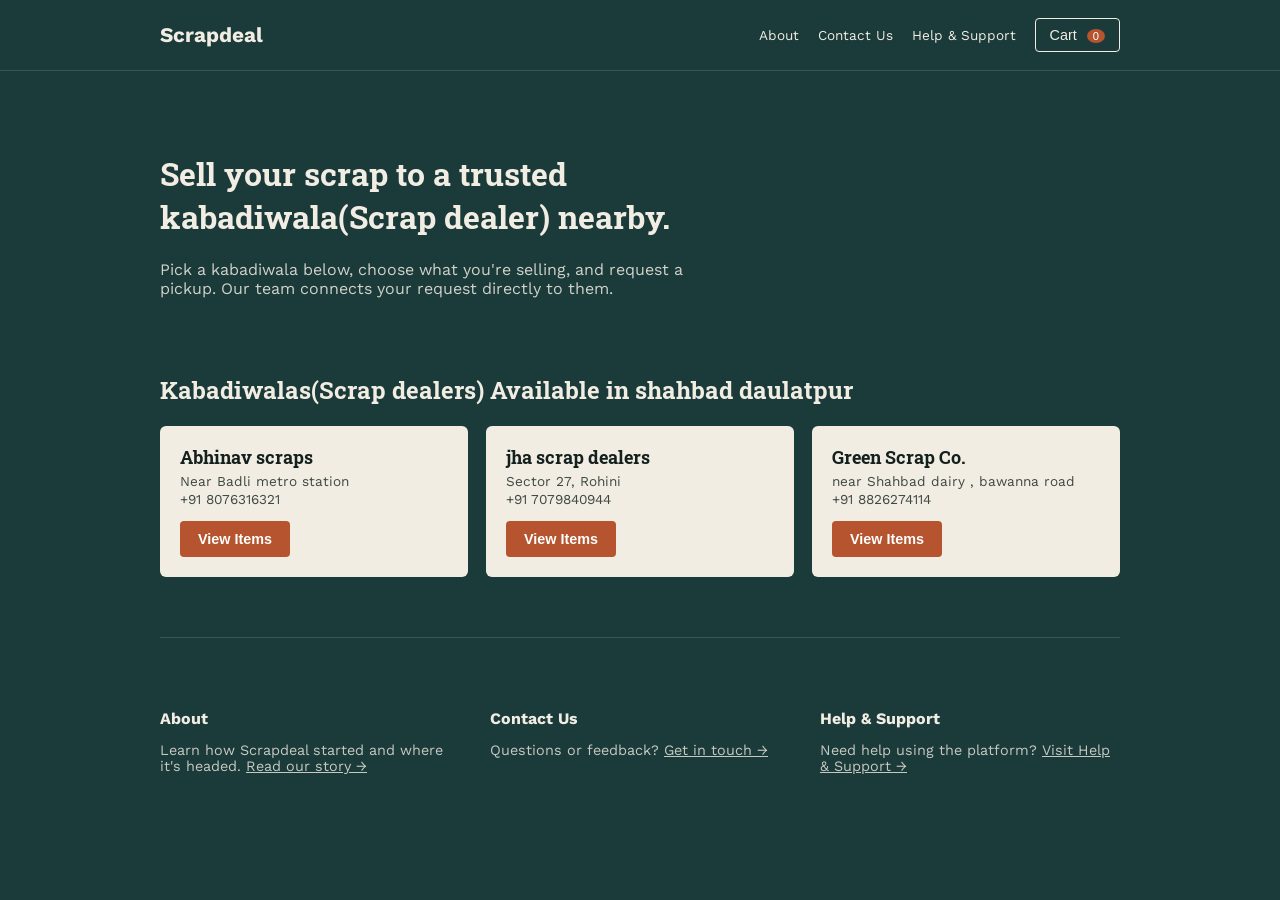
<file: index.html>
<!DOCTYPE html>
<html lang="en">
<head>
  <meta charset="UTF-8">
  <meta name="viewport" content="width=device-width, initial-scale=1.0">
  <title>Scrapdeal</title>

  <link href="https://fonts.googleapis.com/css2?family=Roboto+Slab:wght@700&family=Work+Sans:wght@400;600&display=swap" rel="stylesheet">
  <link rel="stylesheet" href="styles.css">
</head>
<body>

  <!-- ===== HEADER (visible on every screen) ===== -->
  <header>
    <div class="container">
      <div class="logo" onclick="showScreen('home')">Scrapdeal</div>
      <nav>
        <a href="about.html">About</a>
        <a href="contact.html">Contact Us</a>
        <a href="help.html">Help &amp; Support</a>
        <button id="cart-button" onclick="showScreen('cart')">
          Cart <span id="cart-count">0</span>
        </button>
      </nav>
    </div>
  </header>


  <!-- ============================================================
       HOME SCREEN
       ============================================================ -->
  <div class="screen active" id="screen-home">
    <div class="container">

      <div class="hero">
        <h1>Sell your scrap to a trusted kabadiwala(Scrap dealer) nearby.</h1>
        <p>Pick a kabadiwala below, choose what you're selling, and request
           a pickup. Our team connects your request directly to them.</p>
      </div>

      <h2>Kabadiwalas(Scrap dealers) Available in shahbad daulatpur</h2>
      <div class="kabadiwala-grid" id="kabadiwala-list">
        <!-- filled in by JavaScript from the "kabadiwalas" list below -->
      </div>

      <!-- ===== ABOUT / CONTACT / HELP -- now separate pages, linked here ===== -->
      <div class="info-section">
        <div class="info-grid">
          <div>
            <h4>About</h4>
            <p>Learn how Scrapdeal started and where it's headed.
               <a href="about.html" style="text-decoration: underline;">Read our story &rarr;</a></p>
          </div>
          <div>
            <h4>Contact Us</h4>
            <p>Questions or feedback?
               <a href="contact.html" style="text-decoration: underline;">Get in touch &rarr;</a></p>
          </div>
          <div>
            <h4>Help &amp; Support</h4>
            <p>Need help using the platform?
               <a href="help.html" style="text-decoration: underline;">Visit Help &amp; Support &rarr;</a></p>
          </div>
        </div>
      </div>

    </div>
  </div>


  <!-- ============================================================
       ITEMS SCREEN (shown after picking a kabadiwala)
       ============================================================ -->
  <div class="screen" id="screen-items">
    <div class="container">
      <button class="btn btn-secondary" onclick="showScreen('home')">&larr; Back to Kabadiwalas</button>
      <h2 id="items-heading" style="margin-top:20px;">Items</h2>
      <p id="items-subheading" style="opacity:0.8;"></p>

      <div class="item-grid" id="item-grid">
        <!-- filled in by JavaScript from the "catalog" list below -->
      </div>

      <!-- "Others" -- for anything not on the list -->
      <div class="others-box">
        <h4>Don't see your item?</h4>
        <div class="row">
          <input type="text" id="other-item-name" placeholder="What are you selling?">
          <input type="number" id="other-item-weight" placeholder="Est. weight (kg)" min="0">
          <button class="btn" onclick="addOtherItem()">Add to Cart</button>
        </div>
      </div>
    </div>
  </div>


  <!-- ============================================================
       CART SCREEN
       ============================================================ -->
  <div class="screen" id="screen-cart">
    <div class="container">
      <button class="btn btn-secondary" onclick="showScreen('home')">&larr; Continue Browsing</button>
      <h2 style="margin-top:20px;">Your Cart</h2>

      <div id="cart-items"></div>
      <p id="empty-cart-message" style="opacity:0.7;">Your cart is empty.</p>

      <div id="cart-total"></div>

      <button class="btn" style="margin-top:20px;" onclick="goToCheckout()">Request Pickup</button>
    </div>
  </div>


  <!-- ============================================================
       CHECKOUT SCREEN
       ============================================================ -->
  <div class="screen" id="screen-checkout">
    <div class="container">
      <button class="btn btn-secondary" onclick="showScreen('cart')">&larr; Back to Cart</button>
      <h2 style="margin-top:20px;">Your Details</h2>
      <p style="opacity:0.8; max-width:480px;">
        Enter your details below. This goes directly to our team, and we'll
        connect you with the kabadiwala you selected.
      </p>

      <div class="form-card">
        <form id="checkout-form">
          <div class="form-group">
            <label for="cf-name">Full Name</label>
            <input type="text" id="cf-name" required>
          </div>
          <div class="form-group">
            <label for="cf-phone">Phone Number</label>
            <input type="tel" id="cf-phone" required>
          </div>
          <div class="form-group">
            <label for="cf-address">Address</label>
            <input type="text" id="cf-address" required>
          </div>
          <div class="form-group">
            <label for="cf-time">Preferred Pickup Time</label>
            <input type="datetime-local" id="cf-time" required>
          </div>
          <button type="submit" class="btn">Submit Request</button>
        </form>
      </div>
    </div>
  </div>


  <!-- ============================================================
       CONFIRMATION SCREEN
       ============================================================ -->
  <div class="screen" id="screen-confirmation">
    <div class="container">
      <div class="confirmation-box">
        <h3>Request Sent!</h3>
        <p id="confirmation-summary"></p>
        <p>Our team will connect you with the kabadiwala shortly.</p>
      </div>
      <button class="btn" style="margin-top:24px;" onclick="startOver()">Back to Home</button>
    </div>
  </div>


  <script src="script.js"></script>
</body>
</html>
</file>
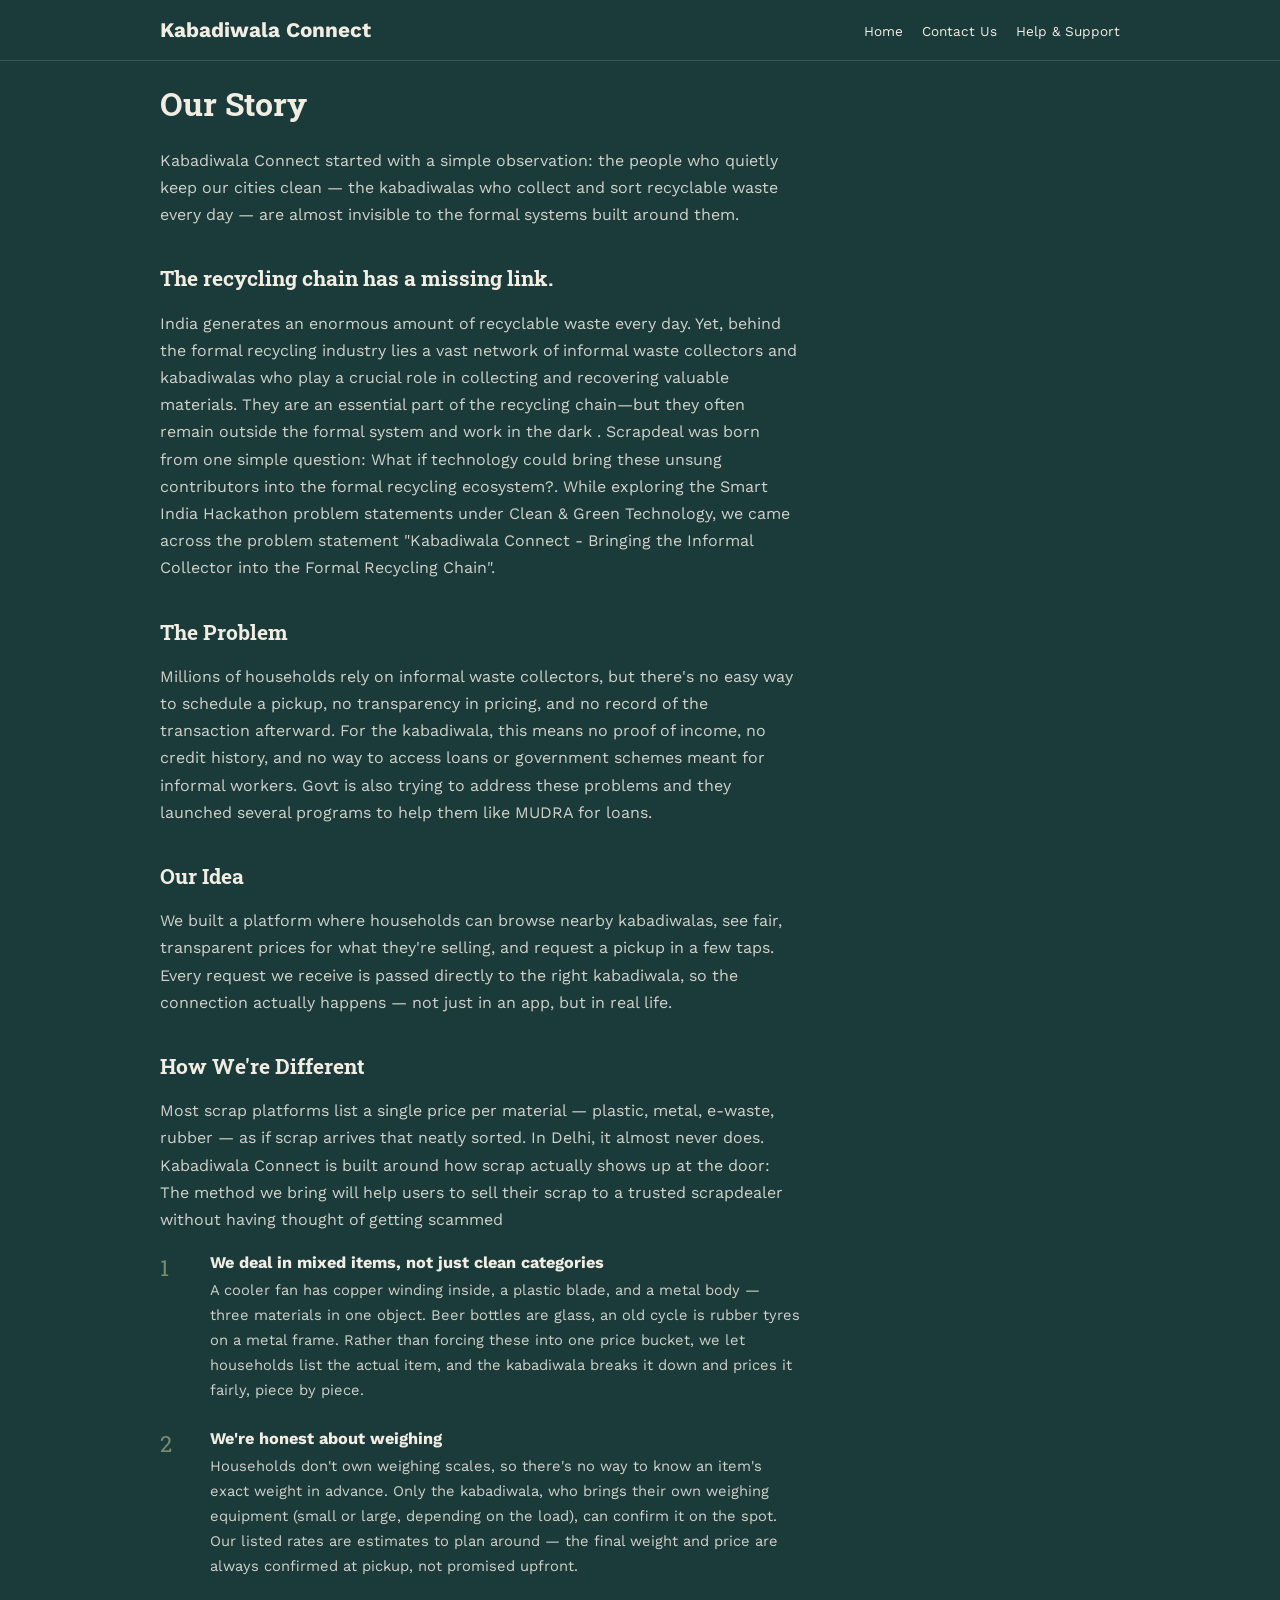
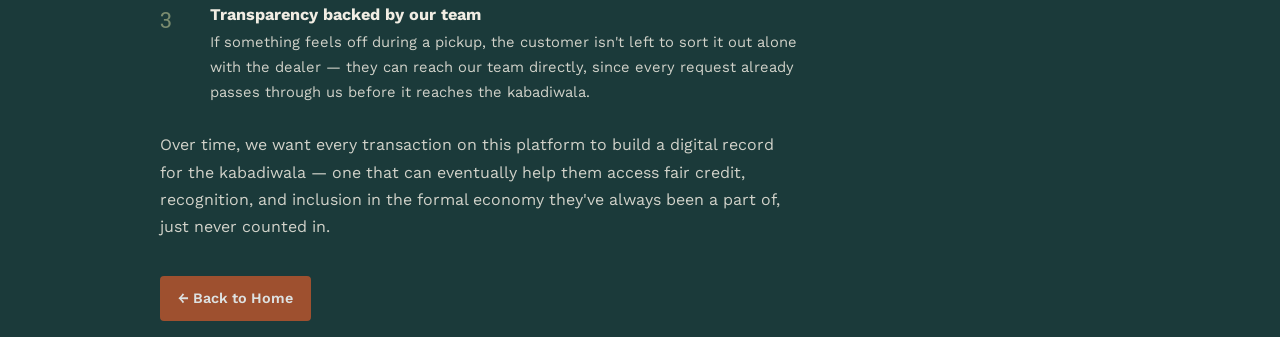
<file: about.html>
<!DOCTYPE html>
<html lang="en">

<head>
  <meta charset="UTF-8">
  <meta name="viewport" content="width=device-width, initial-scale=1.0">
  <title>About Us - Kabadiwala Connect</title>

  <link href="https://fonts.googleapis.com/css2?family=Roboto+Slab:wght@700&family=Work+Sans:wght@400;600&display=swap"
    rel="stylesheet">
  <link rel="stylesheet" href="styles.css">

  <style>
    /* A few extra styles just for this page's long-form text layout */
    .about-content {
      max-width: 640px;
      margin-top: 20px;
    }

    .about-content h2 {
      margin-top: 36px;
      font-size: 1.3rem;
    }

    .about-content p {
      opacity: 0.85;
      line-height: 1.7;
    }

    .diff-list {
      margin-top: 20px;
    }

    .diff-item {
      display: flex;
      gap: 18px;
      margin-bottom: 26px;
    }

    .diff-num {
      font-family: 'Roboto Slab', serif;
      color: var(--price-color);
      font-size: 1.4rem;
      flex-shrink: 0;
      width: 32px;
    }

    .diff-item h4 {
      margin: 0 0 6px 0;
      font-size: 1.02rem;
    }

    .diff-item p {
      margin: 0;
      font-size: 0.92rem;
    }
  </style>
</head>

<body>

  <!-- ===== HEADER (same as index.html, but links point back to the homepage) ===== -->
  <header>
    <div class="container">
      <div class="logo"><a href="index.html" style="text-decoration:none; color:inherit;">Kabadiwala Connect</a></div>
      <nav>
        <a href="index.html">Home</a>
        <a href="contact.html">Contact Us</a>
        <a href="help.html">Help &amp; Support</a>
      </nav>
    </div>
  </header>

  <div class="container">
    <div class="about-content">

      <h1>Our Story</h1>

      <p>Kabadiwala Connect started with a simple observation: the people who
        quietly keep our cities clean — the kabadiwalas who collect and sort
        recyclable waste every day — are almost invisible to the formal
        systems built around them.</p>

      <h2>The recycling chain has a missing link.</h2>
      <p>India generates an enormous amount of recyclable waste every day. Yet, behind the formal recycling industry
        lies a vast network of informal waste collectors and kabadiwalas who play a crucial role in collecting and
        recovering valuable materials.
        They are an essential part of the recycling chain—but they often remain outside the formal system and work in the dark .

        Scrapdeal was born from one simple question:

        What if technology could bring these unsung contributors into the formal recycling ecosystem?.

        While exploring the Smart India Hackathon problem statements under Clean & Green Technology, we came across the
        problem statement "Kabadiwala Connect - Bringing the Informal Collector into the Formal Recycling Chain".
      </p>

      <h2>The Problem</h2>
      <p>Millions of households rely on informal waste collectors, but there's
        no easy way to schedule a pickup, no transparency in pricing, and no
        record of the transaction afterward. For the kabadiwala, this means
        no proof of income, no credit history, and no way to access loans or
        government schemes meant for informal workers. Govt is also trying to address these problems and they launched
        several programs to help them like MUDRA for loans.</p>

      <h2>Our Idea</h2>
      <p>We built a platform where households can browse nearby kabadiwalas,
        see fair, transparent prices for what they're selling, and request a
        pickup in a few taps. Every request we receive is passed directly to
        the right kabadiwala, so the connection actually happens — not just
        in an app, but in real life.</p>

      <h2>How We're Different</h2>
      <p>Most scrap platforms list a single price per material — plastic,
        metal, e-waste, rubber — as if scrap arrives that neatly sorted.
        In Delhi, it almost never does. Kabadiwala Connect is built around
        how scrap actually shows up at the door: The method we bring will help users to sell their scrap to a trusted
        scrapdealer without having thought of getting scammed</p>

      <div class="diff-list">
        <div class="diff-item">
          <div class="diff-num">1</div>
          <div>
            <h4>We deal in mixed items, not just clean categories</h4>
            <p>A cooler fan has copper winding inside, a plastic blade, and a
              metal body — three materials in one object. Beer bottles are
              glass, an old cycle is rubber tyres on a metal frame. Rather
              than forcing these into one price bucket, we let households
              list the actual item, and the kabadiwala breaks it down and
              prices it fairly, piece by piece.</p>
          </div>
        </div>

        <div class="diff-item">
          <div class="diff-num">2</div>
          <div>
            <h4>We're honest about weighing</h4>
            <p>Households don't own weighing scales, so there's no way to
              know an item's exact weight in advance. Only the kabadiwala,
              who brings their own weighing equipment (small or large,
              depending on the load), can confirm it on the spot. Our
              listed rates are estimates to plan around — the final weight
              and price are always confirmed at pickup, not promised
              upfront.</p>
          </div>
        </div>

        <div class="diff-item">
          <div class="diff-num">3</div>
          <div>
            <h4>Transparency backed by our team</h4>
            <p>If something feels off during a pickup, the customer isn't
              left to sort it out alone with the dealer — they can reach
              our team directly, since every request already passes
              through us before it reaches the kabadiwala.</p>
          </div>
        </div>
      </div>


      <p>Over time, we want every transaction on this platform to build a
        digital record for the kabadiwala — one that can eventually help them
        access fair credit, recognition, and inclusion in the formal economy
        they've always been a part of, just never counted in.</p>

      <p style="margin-top:36px;"><a href="index.html" class="btn">&larr; Back to Home</a></p>

    </div>
  </div>

</body>

</html>
</file>
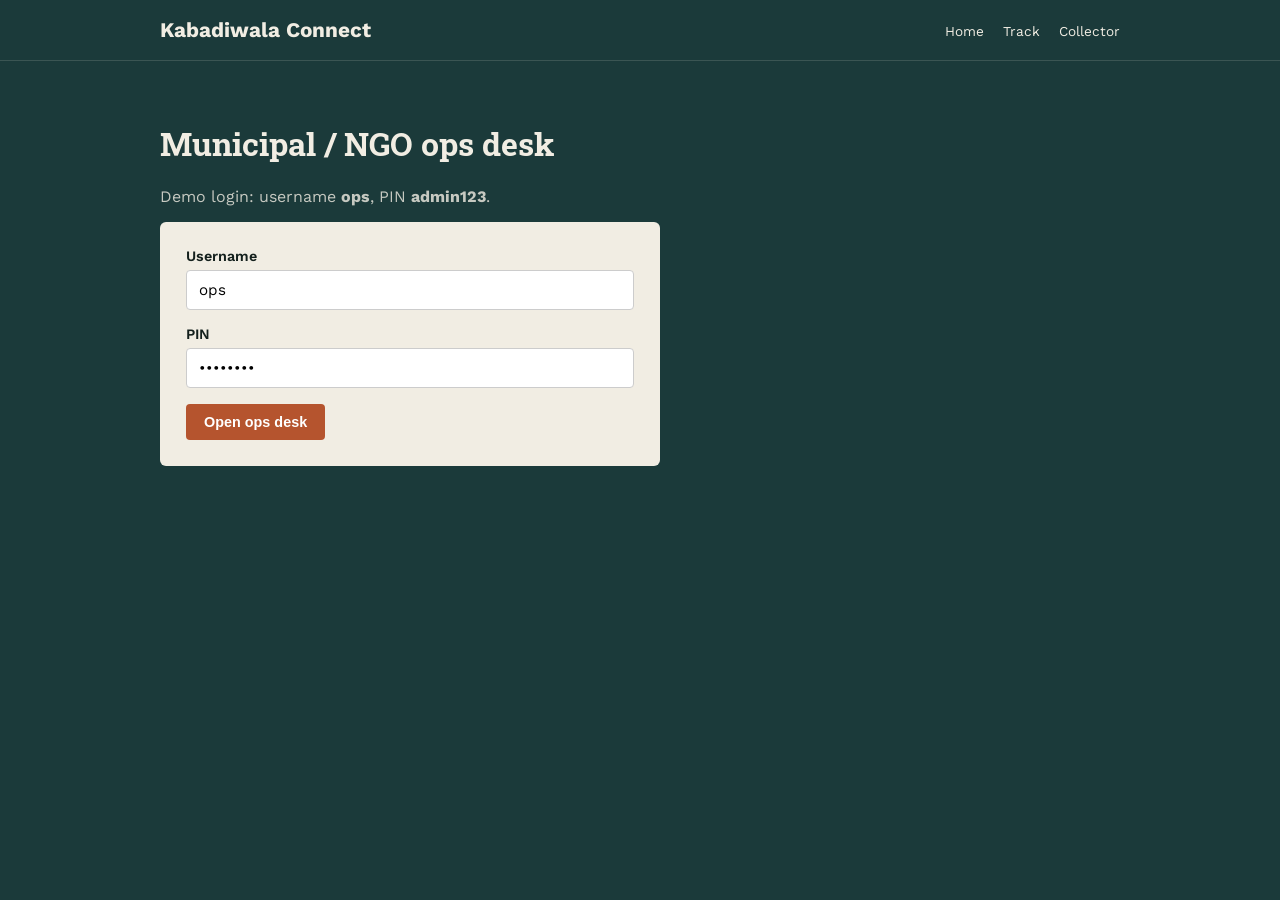
<file: admin.html>
<!DOCTYPE html>
<html lang="en">
<head>
  <meta charset="UTF-8">
  <meta name="viewport" content="width=device-width, initial-scale=1.0">
  <title>Ops desk — Kabadiwala Connect</title>
  <link href="https://fonts.googleapis.com/css2?family=Roboto+Slab:wght@700&family=Work+Sans:wght@400;600&display=swap" rel="stylesheet">
  <link rel="stylesheet" href="styles.css">
</head>
<body>
  <header>
    <div class="container">
      <div class="logo" onclick="location.href='index.html'">Kabadiwala Connect</div>
      <nav>
        <a href="index.html">Home</a>
        <a href="track.html">Track</a>
        <a href="collector.html">Collector</a>
      </nav>
    </div>
  </header>
  <div class="screen active">
    <div class="container">
      <h1>Municipal / NGO ops desk</h1>
      <p class="muted">Demo login: username <strong>ops</strong>, PIN <strong>admin123</strong>.</p>
      <div class="form-card" id="login-card">
        <div class="form-group">
          <label for="username">Username</label>
          <input id="username" value="ops">
        </div>
        <div class="form-group">
          <label for="pin">PIN</label>
          <input id="pin" type="password" value="admin123">
        </div>
        <button class="btn" type="button" id="login">Open ops desk</button>
        <p id="login-error" class="banner" hidden></p>
      </div>
      <div id="desk" hidden>
        <div class="stats-strip" id="stats"></div>
        <h2>All pickups</h2>
        <div class="table-wrap">
          <table>
            <thead><tr><th>Code</th><th>Collector</th><th>Household</th><th>Status</th><th>Estimate</th></tr></thead>
            <tbody id="rows"></tbody>
          </table>
        </div>
        <h2>Formalization ledger</h2>
        <p class="muted">Completed pickups write a digital income record the collector can later use as proof of work.</p>
        <div class="table-wrap">
          <table>
            <thead><tr><th>Collector</th><th>Pickup</th><th>Amount</th><th>When</th></tr></thead>
            <tbody id="ledger-rows"></tbody>
          </table>
        </div>
      </div>
    </div>
  </div>
  <script src="common.js"></script>
  <script>
    document.getElementById("login").addEventListener("click", async function () {
      const box = document.getElementById("login-error");
      box.hidden = true;
      try {
        const result = await api("/api/auth/admin", {
          method: "POST",
          body: JSON.stringify({
            username: document.getElementById("username").value,
            pin: document.getElementById("pin").value
          })
        });
        sessionStorage.setItem("kc_token", result.token);
        document.getElementById("login-card").hidden = true;
        document.getElementById("desk").hidden = false;
        const data = await api("/api/admin/pickups");
        document.getElementById("stats").innerHTML =
          "<div class='stat-card'><span>Pickups</span><strong>" + data.stats.pickup_count + "</strong></div>" +
          "<div class='stat-card'><span>Completed</span><strong>" + data.stats.completed_count + "</strong></div>" +
          "<div class='stat-card'><span>Kg diverted</span><strong>" + Number(data.stats.kg_diverted).toFixed(1) + "</strong></div>" +
          "<div class='stat-card'><span>Earnings</span><strong>₹" + Number(data.stats.collector_earnings).toFixed(0) + "</strong></div>";
        document.getElementById("rows").innerHTML = data.pickups.map(function (p) {
          return "<tr><td>" + escapeHtml(p.tracking_code) + "</td><td>" + escapeHtml(p.kabadiwala_name) +
            "</td><td>" + escapeHtml(p.household_name) + "</td><td>" + badge(p.status) +
            "</td><td>₹" + Number(p.estimated_total).toFixed(0) + "</td></tr>";
        }).join("") || "<tr><td colspan='5'>No pickups yet.</td></tr>";
        document.getElementById("ledger-rows").innerHTML = data.ledger.map(function (row) {
          return "<tr><td>" + escapeHtml(row.kabadiwala_name) + "</td><td>" + escapeHtml(row.tracking_code || "-") +
            "</td><td>₹" + Number(row.amount).toFixed(0) + "</td><td>" + escapeHtml(row.created_at) + "</td></tr>";
        }).join("") || "<tr><td colspan='4'>Ledger empty until a pickup is completed.</td></tr>";
      } catch (err) {
        box.hidden = false;
        box.textContent = err.message;
      }
    });
  </script>
</body>
</html>
</file>
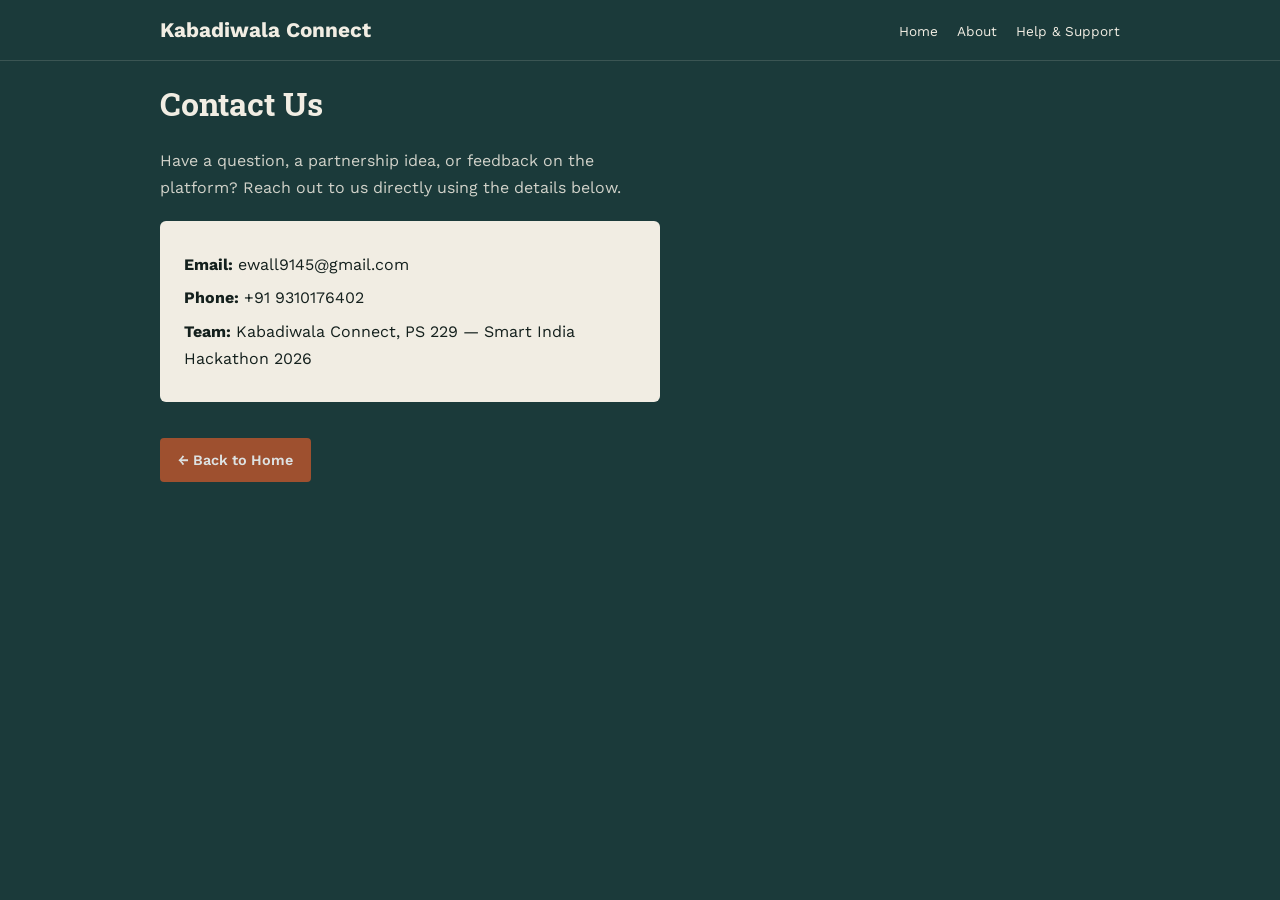
<file: contact.html>
<!DOCTYPE html>
<html lang="en">
<head>
  <meta charset="UTF-8">
  <meta name="viewport" content="width=device-width, initial-scale=1.0">
  <title>Contact Us - Kabadiwala Connect</title>

  <link href="https://fonts.googleapis.com/css2?family=Roboto+Slab:wght@700&family=Work+Sans:wght@400;600&display=swap" rel="stylesheet">
  <link rel="stylesheet" href="styles.css">

  <style>
    .contact-content {
      max-width: 500px;
      margin-top: 20px;
    }

    .contact-content p {
      opacity: 0.85;
      line-height: 1.7;
    }

    .contact-box {
      background: var(--card-bg);
      color: var(--card-text);
      padding: 24px;
      border-radius: 6px;
      margin-top: 20px;
    }

    .contact-box p {
      margin: 6px 0;
      opacity: 1;
    }
  </style>
</head>
<body>

  <header>
    <div class="container">
      <div class="logo"><a href="index.html" style="text-decoration:none; color:inherit;">Kabadiwala Connect</a></div>
      <nav>
        <a href="index.html">Home</a>
        <a href="about.html">About</a>
        <a href="help.html">Help &amp; Support</a>
      </nav>
    </div>
  </header>

  <div class="container">
    <div class="contact-content">

      <h1>Contact Us</h1>
      <p>Have a question, a partnership idea, or feedback on the platform?
         Reach out to us directly using the details below.</p>

      <div class="contact-box">
        <p><strong>Email:</strong> ewall9145@gmail.com</p>
        <p><strong>Phone:</strong> +91 9310176402</p>
        <p><strong>Team:</strong> Kabadiwala Connect, PS 229 — Smart India Hackathon 2026</p>
      </div>

      <p style="margin-top:36px;"><a href="index.html" class="btn">&larr; Back to Home</a></p>

    </div>
  </div>

</body>
</html>
</file>
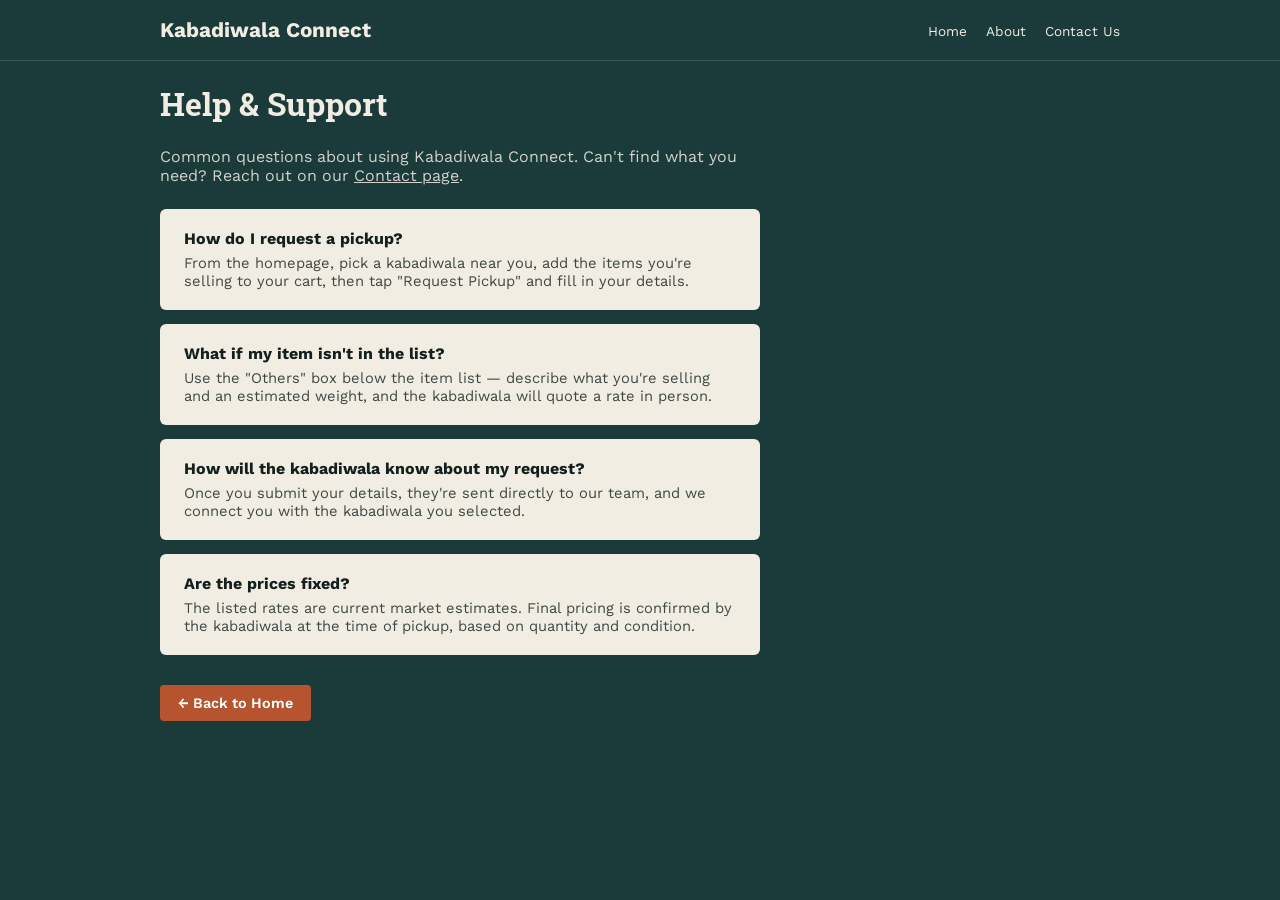
<file: help.html>
<!DOCTYPE html>
<html lang="en">
<head>
  <meta charset="UTF-8">
  <meta name="viewport" content="width=device-width, initial-scale=1.0">
  <title>Help & Support - Kabadiwala Connect</title>

  <link href="https://fonts.googleapis.com/css2?family=Roboto+Slab:wght@700&family=Work+Sans:wght@400;600&display=swap" rel="stylesheet">
  <link rel="stylesheet" href="styles.css">

  <style>
    .help-content {
      max-width: 600px;
      margin-top: 20px;
    }

    .faq-item {
      background: var(--card-bg);
      color: var(--card-text);
      padding: 20px 24px;
      border-radius: 6px;
      margin-bottom: 14px;
    }

    .faq-item h4 {
      margin: 0 0 6px 0;
    }

    .faq-item p {
      margin: 0;
      font-size: 0.92rem;
      opacity: 0.8;
    }
  </style>
</head>
<body>

  <header>
    <div class="container">
      <div class="logo"><a href="index.html" style="text-decoration:none; color:inherit;">Kabadiwala Connect</a></div>
      <nav>
        <a href="index.html">Home</a>
        <a href="about.html">About</a>
        <a href="contact.html">Contact Us</a>
      </nav>
    </div>
  </header>

  <div class="container">
    <div class="help-content">

      <h1>Help &amp; Support</h1>
      <p style="opacity:0.85;">Common questions about using Kabadiwala Connect. Can't find what you need? Reach out on our <a href="contact.html" style="text-decoration:underline;">Contact page</a>.</p>

      <div style="margin-top:24px;">

        <div class="faq-item">
          <h4>How do I request a pickup?</h4>
          <p>From the homepage, pick a kabadiwala near you, add the items you're selling to your cart, then tap "Request Pickup" and fill in your details.</p>
        </div>

        <div class="faq-item">
          <h4>What if my item isn't in the list?</h4>
          <p>Use the "Others" box below the item list — describe what you're selling and an estimated weight, and the kabadiwala will quote a rate in person.</p>
        </div>

        <div class="faq-item">
          <h4>How will the kabadiwala know about my request?</h4>
          <p>Once you submit your details, they're sent directly to our team, and we connect you with the kabadiwala you selected.</p>
        </div>

        <div class="faq-item">
          <h4>Are the prices fixed?</h4>
          <p>The listed rates are current market estimates. Final pricing is confirmed by the kabadiwala at the time of pickup, based on quantity and condition.</p>
        </div>

      </div>

      <p style="margin-top:30px;"><a href="index.html" class="btn">&larr; Back to Home</a></p>

    </div>
  </div>

</body>
</html>
</file>
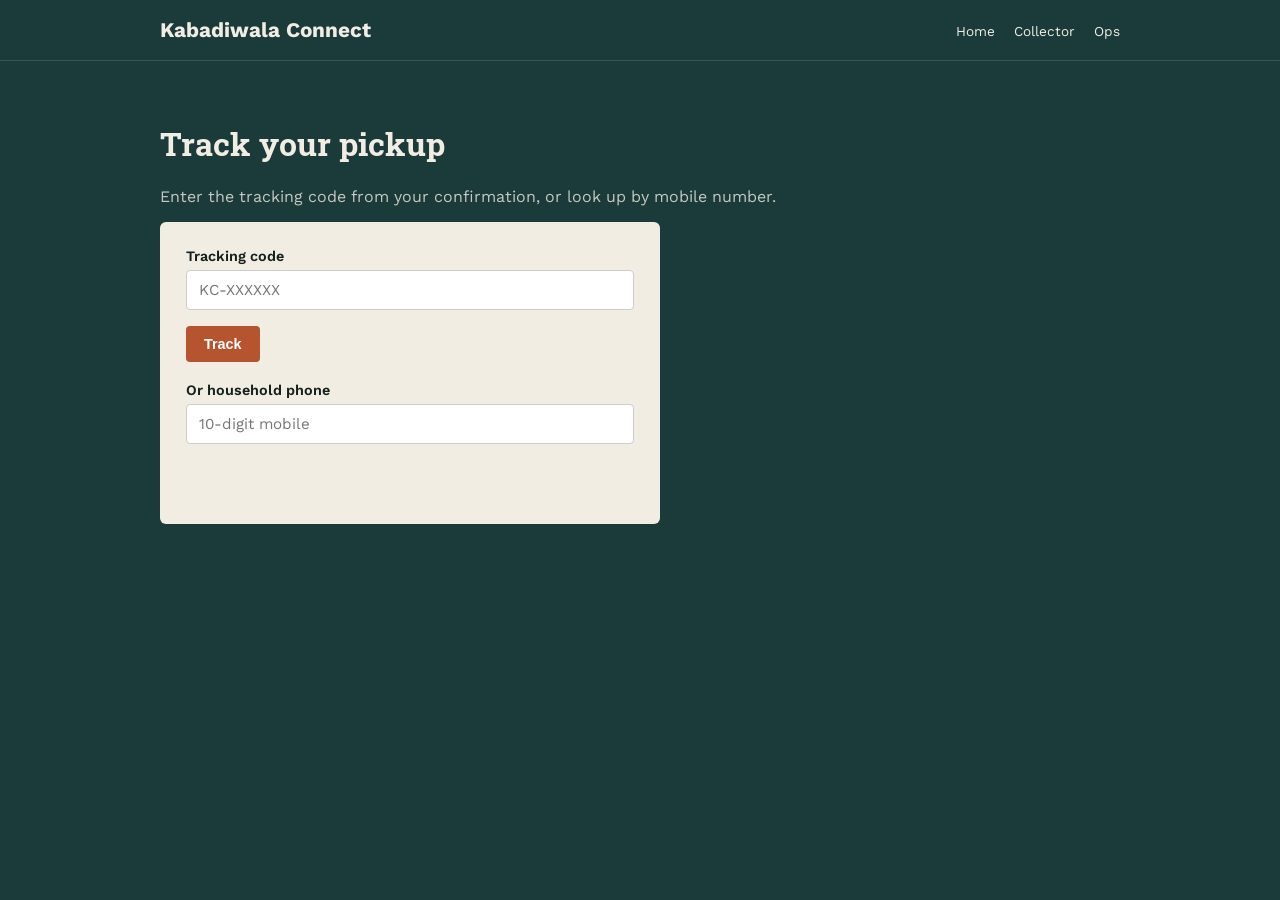
<file: track.html>
<!DOCTYPE html>
<html lang="en">
<head>
  <meta charset="UTF-8">
  <meta name="viewport" content="width=device-width, initial-scale=1.0">
  <title>Track pickup — Kabadiwala Connect</title>
  <link href="https://fonts.googleapis.com/css2?family=Roboto+Slab:wght@700&family=Work+Sans:wght@400;600&display=swap" rel="stylesheet">
  <link rel="stylesheet" href="styles.css">
</head>
<body>
  <header>
    <div class="container">
      <div class="logo" onclick="location.href='index.html'">Kabadiwala Connect</div>
      <nav>
        <a href="index.html">Home</a>
        <a href="collector.html">Collector</a>
        <a href="admin.html">Ops</a>
      </nav>
    </div>
  </header>
  <div class="screen active">
    <div class="container">
      <h1>Track your pickup</h1>
      <p class="muted">Enter the tracking code from your confirmation, or look up by mobile number.</p>
      <div class="form-card">
        <div class="form-group">
          <label for="code">Tracking code</label>
          <input id="code" placeholder="KC-XXXXXX">
        </div>
        <button class="btn" type="button" id="lookup-code">Track</button>
        <div class="form-group" style="margin-top:20px;">
          <label for="phone">Or household phone</label>
          <input id="phone" placeholder="10-digit mobile">
        </div>
        <button class="btn btn-secondary" type="button" id="lookup-phone">Find my pickups</button>
        <p id="track-error" class="banner" hidden></p>
      </div>
      <div id="result"></div>
    </div>
  </div>
  <script src="common.js"></script>
  <script>
    const params = new URLSearchParams(location.search);
    if (params.get("code")) document.getElementById("code").value = params.get("code");

    async function showPickup(code) {
      const data = await api("/api/pickups/" + encodeURIComponent(code));
      const items = (data.items || []).map(function (item) {
        return "<li>" + escapeHtml(item.item_name) + " — " + escapeHtml(item.weight_kg) + " kg</li>";
      }).join("");
      document.getElementById("result").innerHTML =
        "<div class='confirmation-box' style='margin-top:24px;'>" +
        "<h3>" + escapeHtml(data.tracking_code) + " " + badge(data.status) + "</h3>" +
        "<p>Collector: " + escapeHtml(data.kabadiwala_name) + " (+91 " + escapeHtml(data.kabadiwala_phone) + ")</p>" +
        "<p>Address: " + escapeHtml(data.address) + "</p>" +
        "<p>Preferred time: " + escapeHtml(data.preferred_time) + "</p>" +
        "<p>Estimated total: ₹" + Number(data.estimated_total).toFixed(0) + "</p>" +
        "<ul>" + items + "</ul></div>";
    }

    document.getElementById("lookup-code").addEventListener("click", async function () {
      const box = document.getElementById("track-error");
      box.hidden = true;
      try {
        await showPickup(document.getElementById("code").value.trim());
      } catch (err) {
        box.hidden = false;
        box.textContent = err.message;
      }
    });

    document.getElementById("lookup-phone").addEventListener("click", async function () {
      const box = document.getElementById("track-error");
      box.hidden = true;
      try {
        const data = await api("/api/household/pickups?phone=" + encodeURIComponent(document.getElementById("phone").value));
        if (!data.pickups.length) {
          document.getElementById("result").innerHTML = "<p class='muted'>No pickups found for that number.</p>";
          return;
        }
        document.getElementById("result").innerHTML = "<div class='table-wrap'><table><thead><tr><th>Code</th><th>Collector</th><th>Status</th><th>Estimate</th></tr></thead><tbody>" +
          data.pickups.map(function (p) {
            return "<tr><td>" + escapeHtml(p.tracking_code) + "</td><td>" + escapeHtml(p.kabadiwala_name) +
              "</td><td>" + badge(p.status) + "</td><td>₹" + Number(p.estimated_total).toFixed(0) + "</td></tr>";
          }).join("") + "</tbody></table></div>";
      } catch (err) {
        box.hidden = false;
        box.textContent = err.message;
      }
    });

    if (params.get("code")) document.getElementById("lookup-code").click();
  </script>
</body>
</html>
</file>
<file: styles.css>
:root {
  --background: #1B3A3A;
  --text: #F1EDE3;
  --accent: #B5542E;
  --card-bg: #F1EDE3;
  --card-text: #14201D;
  --price-color: #7A8B6F;
}

* { box-sizing: border-box; }

body {
  background: var(--background);
  color: var(--text);
  font-family: 'Work Sans', sans-serif;
  margin: 0;
}

h1, h2, h3 {
  font-family: 'Roboto Slab', serif;
}

.container {
  max-width: 1000px;
  margin: 0 auto;
  padding: 0 20px;
}

a { color: inherit; }

.btn {
  background: var(--accent);
  color: white;
  border: none;
  padding: 10px 18px;
  border-radius: 4px;
  cursor: pointer;
  font-size: 0.9rem;
  font-weight: 600;
  text-decoration: none;
  display: inline-block;
}

.btn:hover { opacity: 0.9; }
.btn:disabled { opacity: 0.5; cursor: not-allowed; }

.btn-secondary {
  background: transparent;
  border: 1px solid var(--text);
  color: var(--text);
}

header {
  padding: 18px 0;
  border-bottom: 1px solid rgba(241,237,227,0.15);
}

header .container {
  display: flex;
  justify-content: space-between;
  align-items: center;
  flex-wrap: wrap;
  gap: 10px;
}

.logo {
  font-size: 1.3rem;
  font-weight: bold;
  cursor: pointer;
}

nav a {
  margin-left: 14px;
  text-decoration: none;
  font-size: 0.85rem;
  cursor: pointer;
}

#cart-button {
  position: relative;
  background: none;
  border: 1px solid var(--text);
  color: var(--text);
  padding: 8px 14px;
  border-radius: 4px;
  cursor: pointer;
  font-size: 0.9rem;
  margin-left: 14px;
}

#cart-count {
  background: var(--accent);
  color: white;
  border-radius: 50%;
  font-size: 0.7rem;
  padding: 1px 6px;
  margin-left: 6px;
}

.screen { display: none; padding: 40px 0; }
.screen.active { display: block; }

.hero { padding: 20px 0 40px; }
.hero h1 { font-size: 2rem; max-width: 600px; }
.hero p { max-width: 550px; opacity: 0.85; }

.search-row {
  display: flex;
  gap: 10px;
  flex-wrap: wrap;
  margin: 8px 0 20px;
}

.search-row input {
  max-width: 320px;
}

.kabadiwala-grid {
  display: grid;
  grid-template-columns: repeat(auto-fit, minmax(240px, 1fr));
  gap: 18px;
  margin-top: 20px;
}

.kabadiwala-card {
  background: var(--card-bg);
  color: var(--card-text);
  padding: 20px;
  border-radius: 6px;
}

.kabadiwala-card h3 { margin: 0 0 4px 0; font-size: 1.1rem; }
.kabadiwala-card p { margin: 2px 0; font-size: 0.85rem; opacity: 0.8; }
.kabadiwala-card .btn { margin-top: 12px; }

.stats-strip {
  display: grid;
  grid-template-columns: repeat(auto-fit, minmax(160px, 1fr));
  gap: 12px;
  margin: 20px 0 8px;
}

.stat-card {
  background: rgba(241,237,227,0.08);
  border: 1px solid rgba(241,237,227,0.15);
  border-radius: 6px;
  padding: 14px;
}

.stat-card strong { display: block; font-size: 1.3rem; margin-top: 4px; }

.info-section {
  margin-top: 60px;
  padding-top: 30px;
  border-top: 1px solid rgba(241,237,227,0.15);
}

.info-grid {
  display: grid;
  grid-template-columns: repeat(auto-fit, minmax(220px, 1fr));
  gap: 30px;
  margin-top: 20px;
}

.info-grid h4 { margin-bottom: 8px; }
.info-grid p { font-size: 0.9rem; opacity: 0.8; }

.item-grid {
  display: grid;
  grid-template-columns: repeat(auto-fit, minmax(200px, 1fr));
  gap: 16px;
  margin-top: 20px;
}

.item-card {
  background: var(--card-bg);
  color: var(--card-text);
  padding: 18px;
  border-radius: 6px;
  text-align: center;
}

.item-card .icon { font-size: 1.8rem; margin-bottom: 6px; }
.item-card h4 { margin: 4px 0; font-size: 1rem; }
.item-card .price { color: var(--price-color); font-weight: bold; margin-bottom: 10px; }

.item-card input[type="number"] {
  width: 70px;
  padding: 6px;
  border: 1px solid #ccc;
  border-radius: 4px;
  text-align: center;
  margin-bottom: 8px;
}

.others-box {
  background: var(--card-bg);
  color: var(--card-text);
  padding: 18px;
  border-radius: 6px;
  margin-top: 24px;
}

.others-box .row {
  display: flex;
  gap: 10px;
  flex-wrap: wrap;
  margin-top: 10px;
}

.others-box input {
  padding: 8px 10px;
  border: 1px solid #ccc;
  border-radius: 4px;
  flex: 1;
  min-width: 140px;
}

.cart-row {
  background: var(--card-bg);
  color: var(--card-text);
  padding: 14px 18px;
  border-radius: 6px;
  margin-bottom: 10px;
  display: flex;
  justify-content: space-between;
  align-items: center;
  flex-wrap: wrap;
  gap: 10px;
}

.cart-row .remove {
  background: none;
  border: none;
  color: var(--accent);
  cursor: pointer;
  font-weight: 600;
}

#cart-total { margin-top: 20px; font-size: 1.2rem; }

.form-card {
  background: var(--card-bg);
  color: var(--card-text);
  padding: 26px;
  border-radius: 6px;
  max-width: 500px;
}

.form-group { margin-bottom: 16px; }
label { display: block; font-weight: 600; margin-bottom: 6px; font-size: 0.9rem; }

input, textarea, select {
  width: 100%;
  padding: 10px 12px;
  border: 1px solid #ccc;
  border-radius: 4px;
  font-family: inherit;
  font-size: 0.95rem;
}

.confirmation-box {
  background: var(--price-color);
  color: #14201D;
  padding: 24px;
  border-radius: 6px;
  max-width: 560px;
}

.tracking-code {
  font-size: 1.4rem;
  font-weight: 700;
  letter-spacing: 0.08em;
  margin: 10px 0;
}

.banner {
  background: rgba(181,84,46,0.2);
  border: 1px solid var(--accent);
  color: var(--text);
  padding: 10px 14px;
  border-radius: 6px;
  margin: 12px 0;
}

.table-wrap { overflow-x: auto; }
table {
  width: 100%;
  border-collapse: collapse;
  background: rgba(241,237,227,0.06);
  margin-top: 16px;
}
th, td {
  text-align: left;
  padding: 10px;
  border-bottom: 1px solid rgba(241,237,227,0.12);
  font-size: 0.9rem;
}
.badge {
  display: inline-block;
  padding: 3px 8px;
  border-radius: 99px;
  font-size: 0.75rem;
  text-transform: capitalize;
  background: rgba(241,237,227,0.2);
}
.badge.pending { background: #7A8B6F; color: #14201D; }
.badge.accepted, .badge.en_route { background: #F1EDE3; color: #14201D; }
.badge.completed { background: #2f6f4f; color: white; }
.badge.cancelled { background: #B5542E; color: white; }
.actions { display: flex; gap: 6px; flex-wrap: wrap; }
.muted { opacity: 0.8; }
</file>
